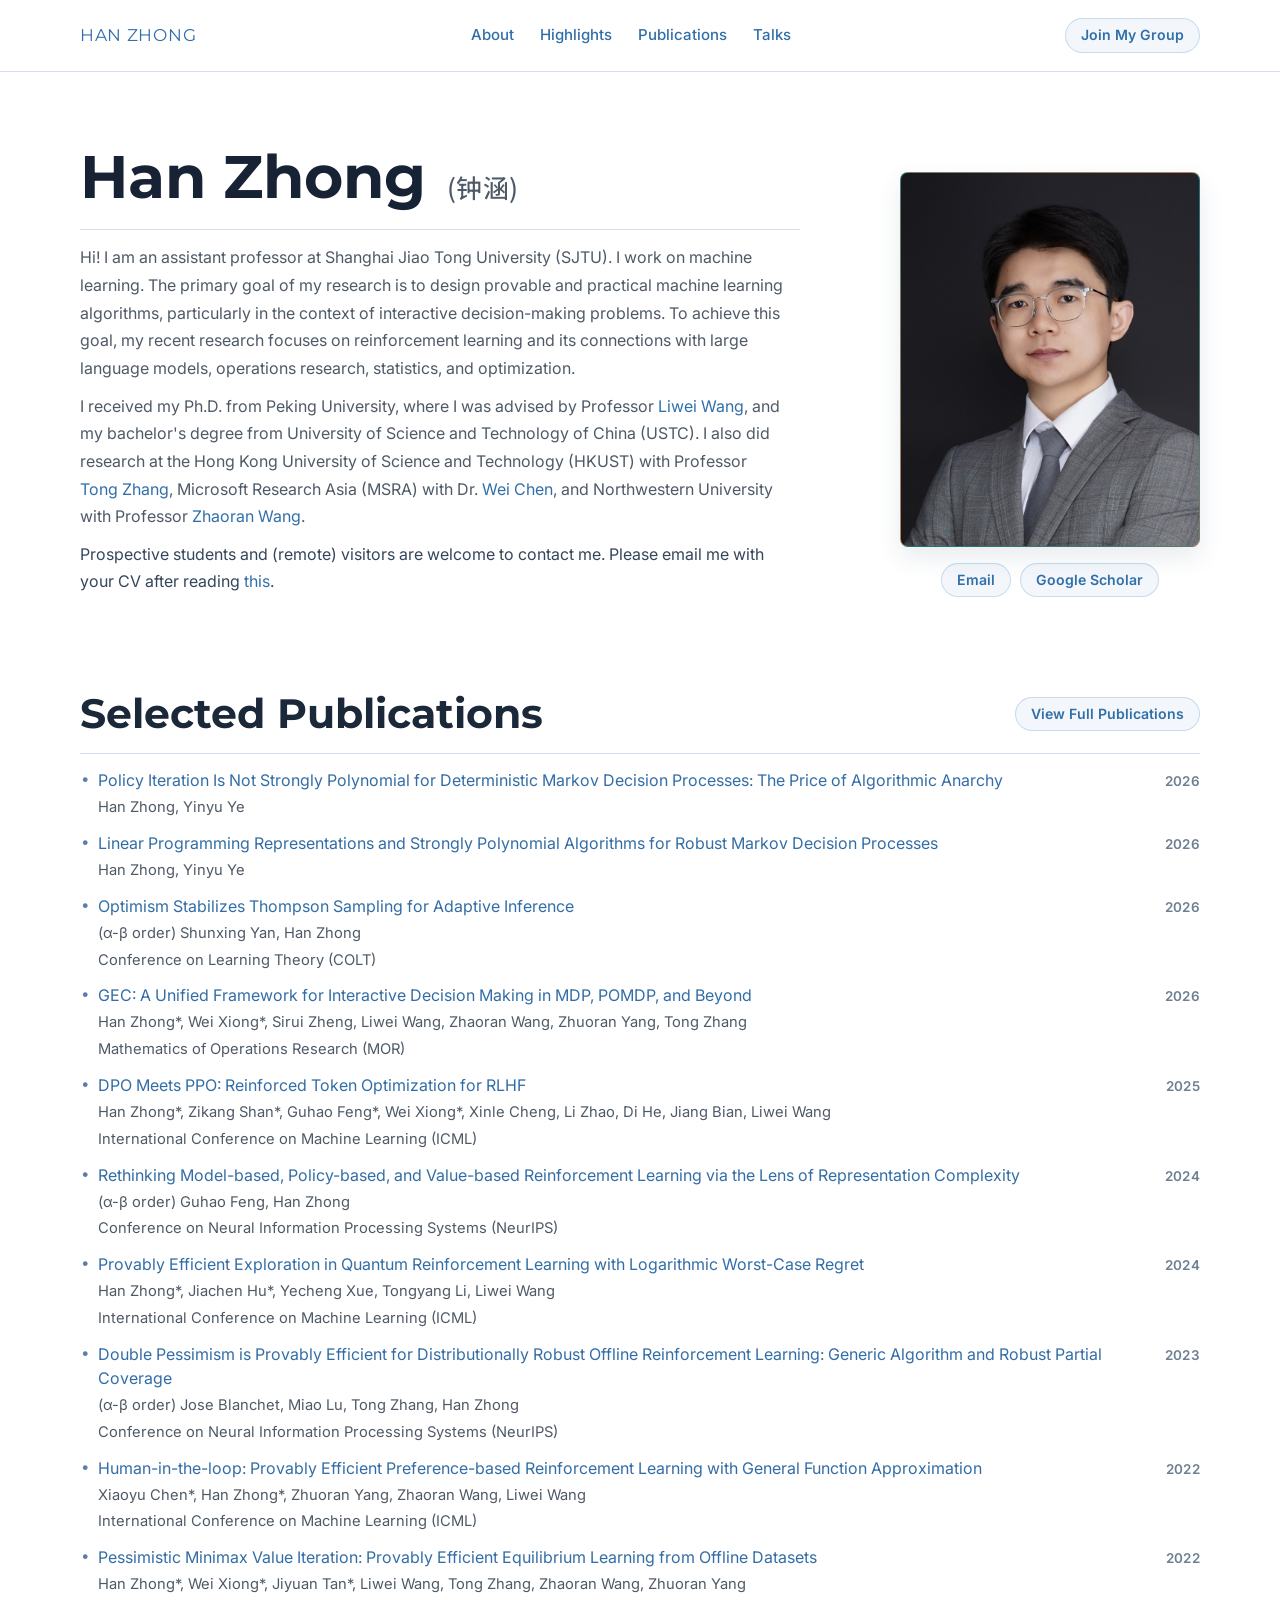
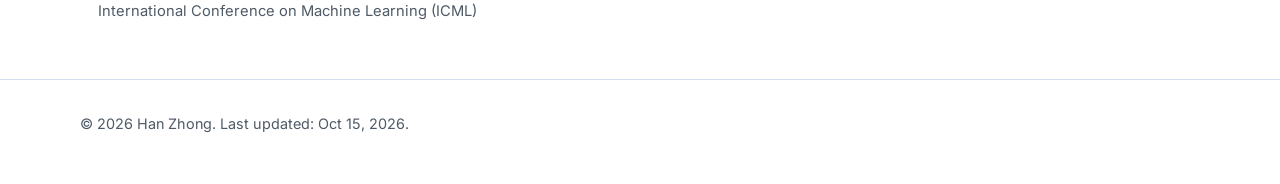
<file: index.html>
<!doctype html>
<html lang="en">
  <head>
    <meta charset="utf-8" />
    <meta name="viewport" content="width=device-width, initial-scale=1" />
    <title>Han Zhong | Academic Homepage</title>
    <meta
      name="description"
      content="Han Zhong (钟涵) - Assistant Professor at Shanghai Jiao Tong University working on reinforcement learning theory and interactive decision-making."
    />
    <link rel="preconnect" href="https://fonts.googleapis.com" />
    <link rel="preconnect" href="https://fonts.gstatic.com" crossorigin />
    <link
      href="https://fonts.googleapis.com/css2?family=Inter:wght@400;500;600&family=Montserrat:wght@500;600;700&family=Noto+Sans+SC:wght@400;500&display=swap"
      rel="stylesheet"
    />
    <link rel="stylesheet" href="styles.css" />
  </head>
  <body data-page="home">
    <header class="site-header">
      <div class="container">
        <div class="nav">
          <a class="logo" href="index.html">Han Zhong</a>
          <nav class="nav-links">
            <a href="#about">About</a>
            <a href="#highlights">Highlights</a>
            <a href="publications.html">Publications</a>
            <a href="talks.html">Talks</a>
          </nav>
          <a class="btn join-btn" href="contact.html">Join My Group</a>
          <button
            class="mobile-menu-toggle"
            type="button"
            aria-expanded="false"
            aria-controls="mobile-navigation"
            aria-label="Open navigation"
          >
            <span aria-hidden="true">☰</span>
          </button>
        </div>
        <nav class="mobile-nav" id="mobile-navigation" aria-label="Mobile navigation" hidden>
          <a href="#about">About</a>
          <a href="#highlights">Highlights</a>
          <a href="publications.html">Publications</a>
          <a href="talks.html">Talks</a>
          <a class="btn mobile-join-btn" href="contact.html">Join My Group</a>
        </nav>
      </div>
    </header>

    <main>
      <section class="hero" id="about">
        <div class="container hero-grid" id="hero-content"></div>
      </section>

      <section class="section" id="highlights">
        <div class="container">
          <div class="section-head">
            <h2 class="section-title">Selected Publications</h2>
            <a class="btn section-head-btn" href="publications.html">View Full Publications</a>
          </div>
          <div id="highlights-list" class="publications"></div>
        </div>
      </section>

    </main>

    <footer class="footer">
      <div class="container">
        © 2026 Han Zhong. <span class="footer-updated" data-last-updated></span>
      </div>
    </footer>

    <noscript>
      <div class="container noscript-box">
        This page requires JavaScript to load content from the local data file.
      </div>
    </noscript>

    <script src="site-data.js"></script>
    <script src="main.js"></script>
  </body>
</html>
</file>
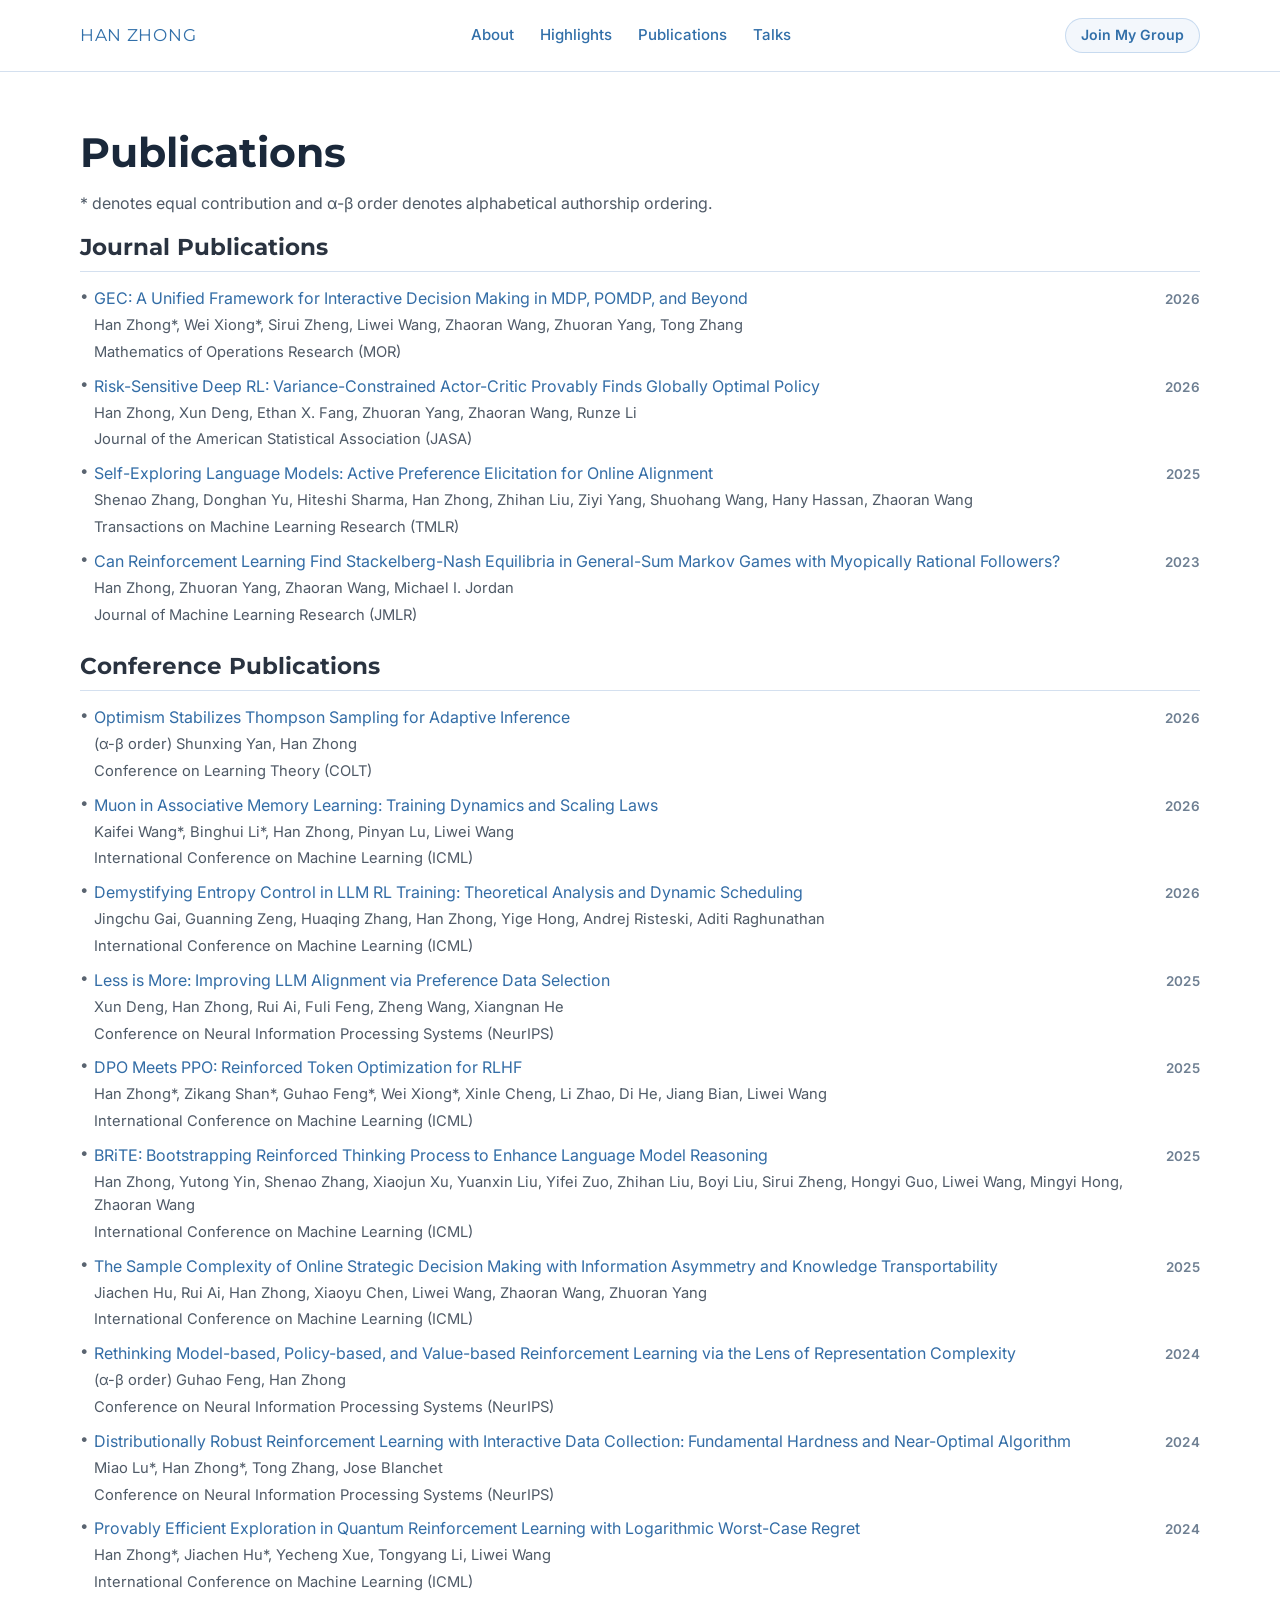
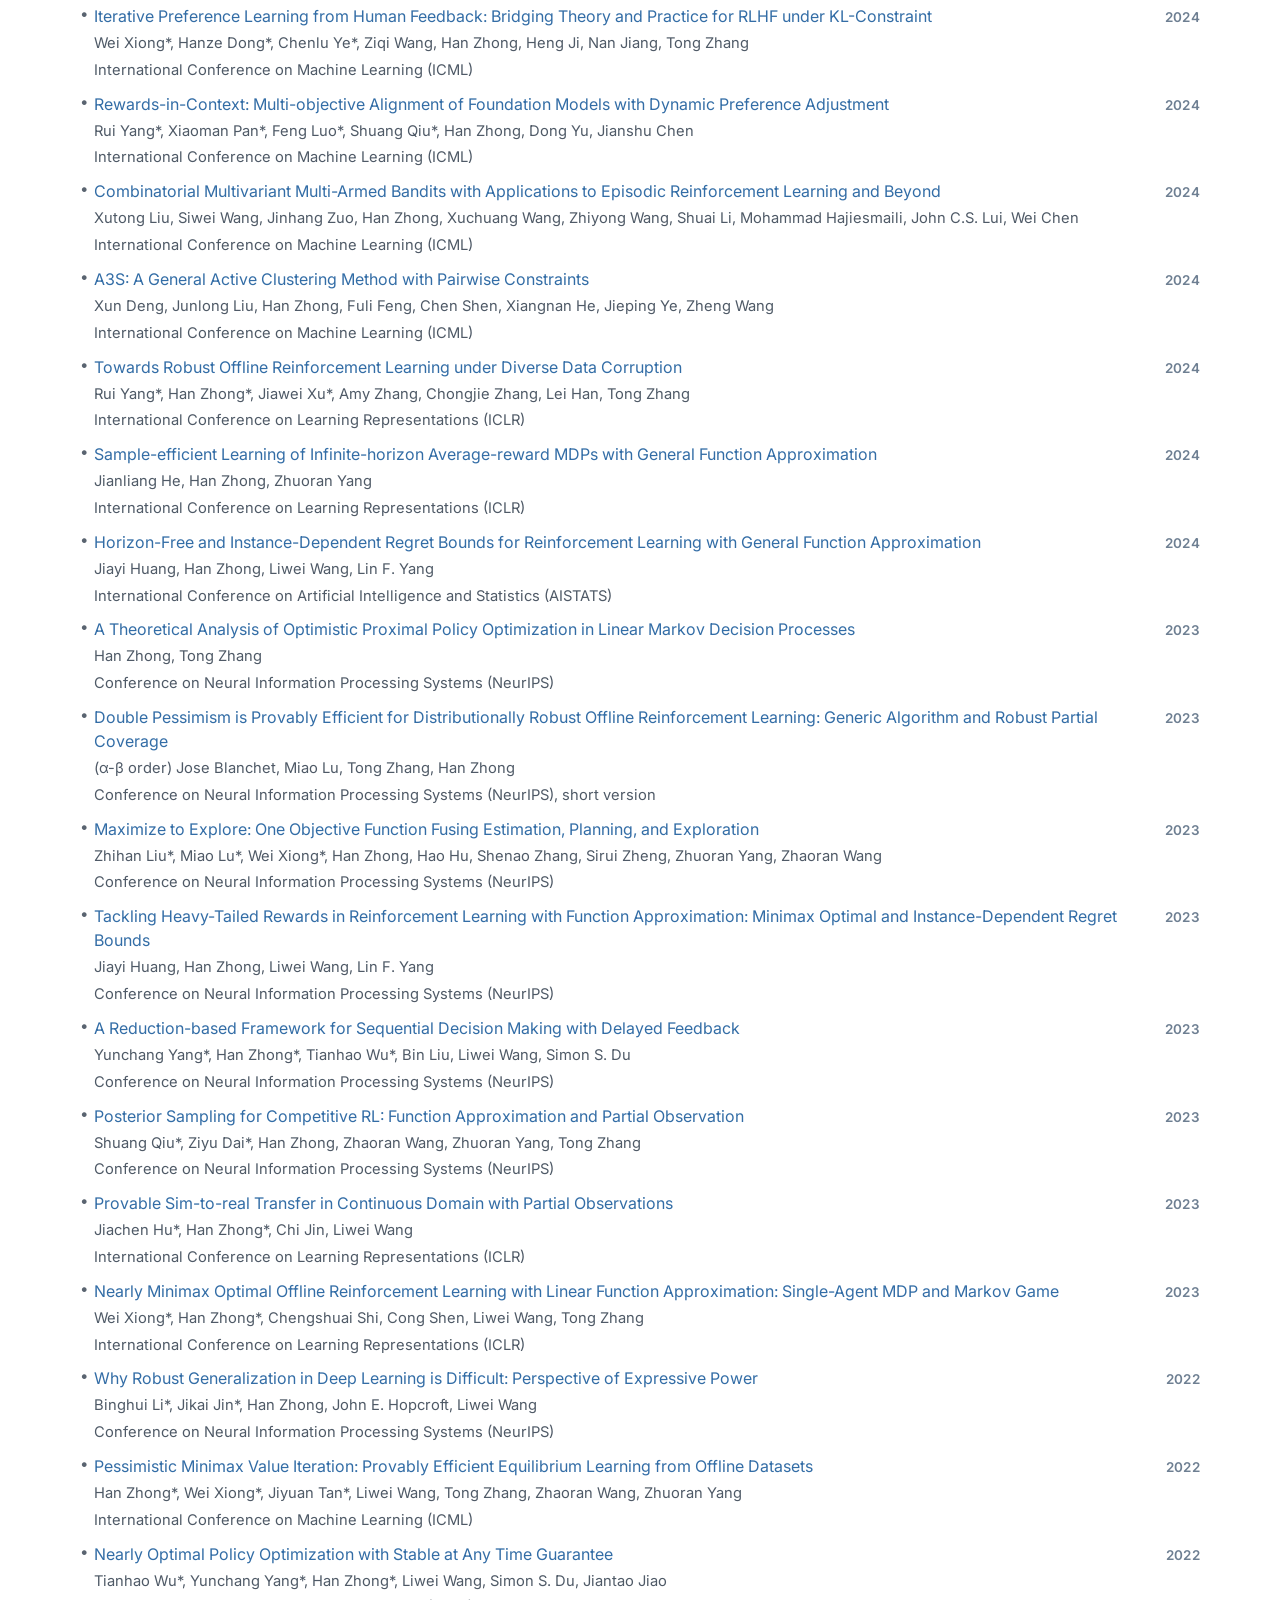
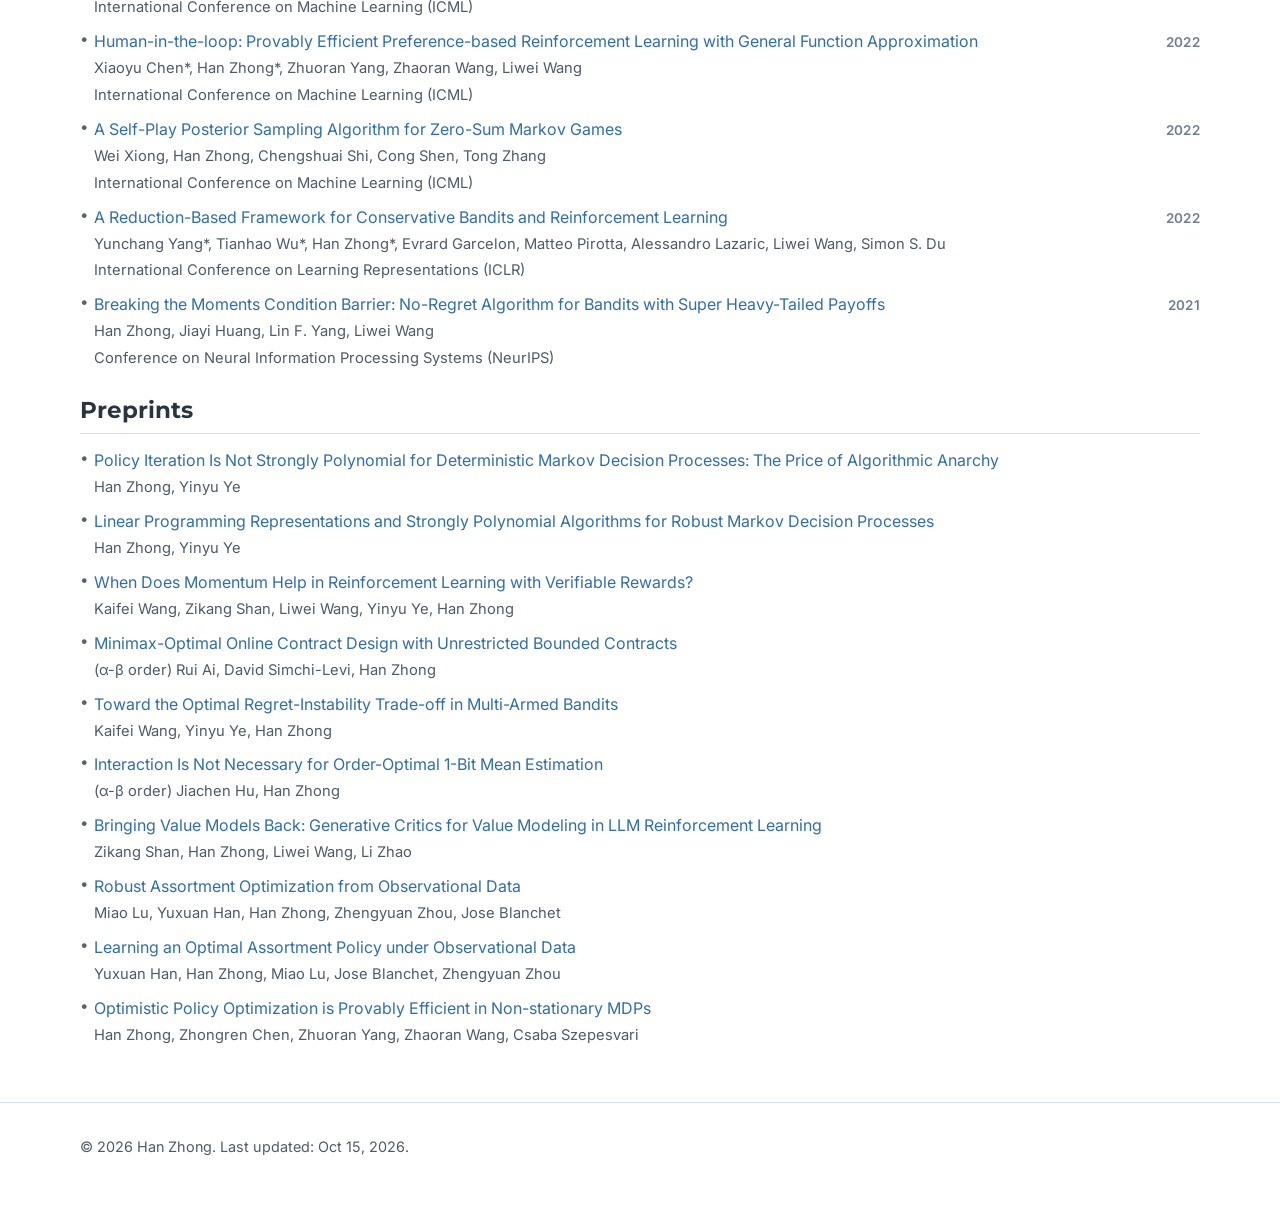
<file: publications.html>
<!doctype html>
<html lang="en">
  <head>
    <meta charset="utf-8" />
    <meta name="viewport" content="width=device-width, initial-scale=1" />
    <title>Publications | Han Zhong</title>
    <meta name="description" content="Publications by Han Zhong (钟涵)." />
    <link rel="preconnect" href="https://fonts.googleapis.com" />
    <link rel="preconnect" href="https://fonts.gstatic.com" crossorigin />
    <link
      href="https://fonts.googleapis.com/css2?family=Inter:wght@400;500;600&family=Montserrat:wght@500;600;700&family=Noto+Sans+SC:wght@400;500&display=swap"
      rel="stylesheet"
    />
    <link rel="stylesheet" href="styles.css" />
  </head>
  <body data-page="publications">
    <header class="site-header">
      <div class="container">
        <div class="nav">
          <a class="logo" href="index.html">Han Zhong</a>
          <nav class="nav-links">
            <a href="index.html#about">About</a>
            <a href="index.html#highlights">Highlights</a>
            <a href="publications.html">Publications</a>
            <a href="talks.html">Talks</a>
          </nav>
          <a class="btn join-btn" href="contact.html">Join My Group</a>
          <button
            class="mobile-menu-toggle"
            type="button"
            aria-expanded="false"
            aria-controls="mobile-navigation"
            aria-label="Open navigation"
          >
            <span aria-hidden="true">☰</span>
          </button>
        </div>
        <nav class="mobile-nav" id="mobile-navigation" aria-label="Mobile navigation" hidden>
          <a href="index.html#about">About</a>
          <a href="index.html#highlights">Highlights</a>
          <a href="publications.html">Publications</a>
          <a href="talks.html">Talks</a>
          <a class="btn mobile-join-btn" href="contact.html">Join My Group</a>
        </nav>
      </div>
    </header>

    <main>
      <section class="section">
        <div class="container">
          <h1 class="section-title">Publications</h1>
          <p class="section-subtitle" id="pub-note"></p>
          <div id="pub-groups" class="publications"></div>
        </div>
      </section>
    </main>

    <footer class="footer">
      <div class="container">
        © 2026 Han Zhong. <span class="footer-updated" data-last-updated></span>
      </div>
    </footer>

    <script src="site-data.js"></script>
    <script src="main.js"></script>
  </body>
</html>
</file>
<file: styles.css>
:root {
  --bg: #ffffff;
  --ink: #161c23;
  --muted: #4f5a67;
  --accent: #4b88c7;
  --accent-deep: #316fa9;
  --line: #d4e0ef;
  --max-width: 1120px;
  --font-sans: "Inter", "Helvetica Neue", Arial, sans-serif;
  --font-serif: "Montserrat", "Inter", "Helvetica Neue", Arial, sans-serif;
  --font-zh: "Noto Sans SC", "PingFang SC", "Hiragino Sans GB", "Microsoft YaHei", sans-serif;
}

* {
  box-sizing: border-box;
}

html {
  scroll-padding-top: 88px;
}

body {
  display: flex;
  min-height: 100vh;
  flex-direction: column;
  margin: 0;
  color: var(--ink);
  font-family: var(--font-sans);
  background: var(--bg);
  line-height: 1.66;
}

main {
  flex: 1;
}

a {
  color: inherit;
  text-decoration: none;
}

img {
  max-width: 100%;
  display: block;
}

.container {
  width: min(var(--max-width), 92vw);
  margin: 0 auto;
}

.site-header {
  position: sticky;
  top: 0;
  z-index: 40;
  background: rgba(255, 255, 255, 0.95);
  backdrop-filter: blur(10px);
  border-bottom: 1px solid var(--line);
}

.nav {
  display: flex;
  align-items: center;
  justify-content: space-between;
  gap: 16px;
  padding: 16px 0;
}

.mobile-menu-toggle,
.mobile-nav {
  display: none;
}

.mobile-menu-toggle {
  width: 42px;
  height: 38px;
  align-items: center;
  justify-content: center;
  border: 1px solid rgba(75, 136, 199, 0.26);
  border-radius: 999px;
  background: #f3f7fc;
  color: var(--accent-deep);
  cursor: pointer;
  font: inherit;
  font-size: 1.15rem;
  line-height: 1;
}

.mobile-menu-toggle:hover,
.mobile-menu-toggle:focus-visible {
  border-color: rgba(75, 136, 199, 0.44);
  box-shadow: 0 6px 14px rgba(75, 136, 199, 0.14);
}

.logo {
  font-family: var(--font-serif);
  font-size: 1.08rem;
  letter-spacing: 0.04em;
  text-transform: uppercase;
  white-space: nowrap;
  color: var(--accent-deep);
  transition: color 0.2s ease;
}

.logo:hover,
.logo:focus {
  color: var(--accent);
}

.nav-links {
  display: flex;
  align-items: center;
  gap: 6px;
  font-size: 0.94rem;
}

.nav-links a {
  color: var(--accent-deep);
  position: relative;
  padding: 7px 10px;
  border-radius: 999px;
  font-weight: 500;
  transition: background 0.2s ease, color 0.2s ease;
}

.nav-links a::after {
  display: none;
}

.nav-links a:hover,
.nav-links a:focus {
  color: var(--accent-deep);
  background: #f3f7fc;
}

.btn {
  display: inline-flex;
  align-items: center;
  justify-content: center;
  gap: 8px;
  padding: 9px 15px;
  border-radius: 999px;
  border: 1px solid rgba(75, 136, 199, 0.26);
  background: #f3f7fc;
  color: var(--accent-deep);
  font-size: 0.88rem;
  font-family: inherit;
  font-weight: 600;
  line-height: 1;
  cursor: pointer;
  transition: transform 0.2s ease, box-shadow 0.2s ease, border-color 0.2s ease;
}

.btn:hover {
  transform: translateY(-1px);
  border-color: rgba(75, 136, 199, 0.44);
  box-shadow: 0 8px 18px rgba(75, 136, 199, 0.16);
}

.join-btn {
  white-space: nowrap;
}

.hero {
  padding: 72px 0 36px;
}

.hero-grid {
  display: grid;
  grid-template-columns: minmax(0, 1fr) minmax(240px, 300px);
  grid-template-areas:
    "identity card"
    "about card";
  column-gap: 38px;
  row-gap: 16px;
  align-items: start;
}

.hero-identity {
  grid-area: identity;
  max-width: 72ch;
}

.hero-name {
  margin: 0;
  font-family: var(--font-serif);
  font-size: clamp(2.45rem, 4.7vw, 4rem);
  line-height: 1.1;
  color: #172235;
}

.name-zh {
  display: inline;
  margin-left: 0.16em;
  font-family: var(--font-zh);
  font-size: 0.43em;
  font-weight: 450;
  line-height: 1;
  letter-spacing: 0.01em;
  color: var(--muted);
  white-space: nowrap;
}

.hero-about {
  grid-area: about;
  max-width: 72ch;
  border-top: 1px solid var(--line);
  padding-top: 14px;
}

.hero-about-text {
  margin: 0 0 10px;
  color: var(--muted);
  line-height: 1.73;
  hyphens: none;
  text-align: left;
  text-wrap: pretty;
}

.hero-about .inline-link {
  white-space: nowrap;
}

.hero-note {
  margin: 0;
  color: #33465a;
  line-height: 1.65;
}

.hero-cta {
  display: flex;
  flex-wrap: wrap;
  justify-content: center;
  gap: 9px;
  margin-top: 0;
}

.hero-card {
  grid-area: card;
  display: grid;
  gap: 16px;
  background: transparent;
  border: none;
  box-shadow: none;
  padding: 0;
  width: min(100%, 300px);
  justify-self: end;
  align-self: start;
  margin-top: clamp(8px, 2.2vw, 34px);
}

.portrait {
  position: relative;
  border: 1px solid rgba(49, 111, 169, 0.18);
  border-radius: 8px;
  overflow: hidden;
  aspect-ratio: 4 / 5;
  background: linear-gradient(140deg, #0f766e, #d58a4f);
  box-shadow: 0 10px 24px rgba(28, 55, 88, 0.1);
}

.portrait img {
  width: 100%;
  height: 100%;
  object-fit: cover;
}

.portrait-fallback {
  position: absolute;
  inset: 0;
  display: flex;
  align-items: center;
  justify-content: center;
  background: linear-gradient(135deg, rgba(15, 118, 110, 0.75), rgba(197, 106, 56, 0.86));
  color: #ffffff;
  font-family: var(--font-serif);
  font-size: 2.4rem;
  letter-spacing: 0.16em;
  opacity: 0;
  transition: opacity 0.2s ease;
}

.portrait.is-fallback .portrait-fallback {
  opacity: 1;
}

.portrait.is-fallback img {
  opacity: 0;
}

.section {
  padding: 56px 0;
}

.section-title {
  margin: 0 0 12px;
  font-family: var(--font-serif);
  font-size: clamp(1.9rem, 3.2vw, 2.6rem);
  line-height: 1.22;
  color: #1a283a;
}

.section-head {
  display: flex;
  align-items: center;
  justify-content: space-between;
  gap: 14px;
  margin-bottom: 8px;
}

body[data-page="home"] #highlights .section-head {
  border-bottom: 1px solid var(--line);
  margin-bottom: 0;
  padding-bottom: 14px;
}

.section-head .section-title {
  margin-bottom: 0;
}

.section-head-btn {
  flex-shrink: 0;
}

.section-subtitle {
  margin: 0 0 12px;
  color: var(--muted);
  line-height: 1.72;
}

.inline-link {
  color: var(--accent-deep);
  font-weight: inherit;
  border-bottom: 1px solid transparent;
}

.inline-link:hover {
  color: var(--accent);
  border-bottom-color: rgba(75, 136, 199, 0.42);
}

.publications {
  display: grid;
  gap: 14px;
  margin-top: 16px;
}

body[data-page="home"] .publications {
  gap: 18px;
  margin-top: 14px;
}

body[data-page="home"] .pub-list {
  gap: 12px;
}

body[data-page="home"] .pub-item {
  padding-left: 18px;
}

body[data-page="home"] .pub-item::before {
  left: 1px;
  top: 3px;
  color: #5c7fa5;
}

body[data-page="publications"] .pub-block + .pub-block {
  margin-top: 12px;
}

.pub-block h3 {
  margin: 0 0 8px;
  font-family: var(--font-serif);
  color: #2a3340;
  font-size: clamp(1.22rem, 2.1vw, 1.44rem);
  line-height: 1.28;
  position: relative;
  display: block;
}

.pub-block h3::after {
  content: "";
  display: block;
  width: 100%;
  height: 1px;
  margin-top: 8px;
  background: var(--line);
}

.pub-block.is-flat .pub-list {
  margin-top: 0;
}

.pub-list {
  display: grid;
  gap: 10px;
  margin-top: 14px;
}

.pub-item {
  position: relative;
  display: grid;
  grid-template-columns: 1fr auto;
  gap: 12px;
  align-items: start;
  padding-left: 14px;
}

.pub-item::before {
  content: "•";
  position: absolute;
  left: 0;
  top: 2px;
  color: #5a6470;
  font-size: 0.95rem;
  line-height: 1;
}

.pub-main {
  display: grid;
  gap: 4px;
}

.pub-title {
  font-weight: 400;
  line-height: 1.5;
}

a.pub-title {
  color: #336da6;
  transition: color 0.2s ease;
}

a.pub-title:hover {
  color: var(--accent);
}

.pub-meta {
  color: var(--muted);
  font-size: 0.92rem;
  line-height: 1.55;
}

.pub-year {
  min-width: 52px;
  text-align: right;
  color: #6e7f92;
  font-size: 0.84rem;
  font-weight: 600;
  letter-spacing: 0.02em;
  padding-top: 2px;
}

.talks-list {
  display: grid;
  gap: 10px;
  margin-top: 14px;
}

.talk-item {
  position: relative;
  display: grid;
  grid-template-columns: 1fr;
  gap: 8px;
  align-items: start;
  background: transparent;
  border: none;
  border-radius: 0;
  padding: 6px 0 6px 14px;
}

.talk-item::before {
  content: "•";
  position: absolute;
  left: 0;
  top: 8px;
  color: #5a6470;
  font-size: 0.95rem;
  line-height: 1;
}

.talk-item strong {
  font-weight: 400;
  line-height: 1.5;
}

.talk-item strong a {
  color: var(--accent-deep);
}

.talk-item strong a:hover {
  color: var(--accent);
}

.join-layout {
  display: grid;
  grid-template-columns: minmax(0, 1fr);
  gap: 26px;
  align-items: start;
  max-width: none;
}

.join-copy {
  display: grid;
  gap: 22px;
}

.join-intro {
  gap: 16px;
}

.join-lede {
  margin: 0;
  color: var(--muted);
  font-size: 1.03rem;
  line-height: 1.72;
}

.join-section {
  padding-top: 2px;
}

.join-section h2,
.join-panel h2 {
  margin: 0 0 10px;
  color: #253a52;
  font-family: var(--font-serif);
  font-size: 1.2rem;
  line-height: 1.35;
}

.join-section p {
  margin: 0;
  color: var(--muted);
  line-height: 1.7;
}

.join-list {
  display: grid;
  gap: 8px;
  margin: 0;
  padding-left: 19px;
  color: var(--muted);
  line-height: 1.65;
}

.join-list.compact {
  gap: 6px;
}

.people-list {
  margin-top: 10px;
}

.person-row {
  display: grid;
  grid-template-columns: minmax(0, 1fr) auto;
  gap: 20px;
  align-items: baseline;
}

.person-time {
  color: #7a8794;
  font-size: 0.92rem;
  font-variant-numeric: tabular-nums;
  white-space: nowrap;
}

.join-panel {
  display: grid;
  gap: 13px;
  background: transparent;
  border: none;
  border-radius: 0;
  box-shadow: 0 1px 0 rgba(15, 23, 42, 0.02);
  padding: 0;
}

.join-panel strong {
  color: #2f4156;
  font-weight: 600;
}

.footer {
  padding: 32px 0 48px;
  border-top: 1px solid var(--line);
  color: var(--muted);
  font-size: 0.9rem;
}

.footer-updated {
  white-space: nowrap;
}

.noscript-box {
  margin: 0 auto 28px;
  color: #8a2d16;
  background: #fff1ed;
  border: 1px solid #f1c9bf;
  border-radius: 8px;
  padding: 10px 12px;
}

@media (max-width: 1040px) {
  .join-layout {
    grid-template-columns: 1fr;
    gap: 28px;
  }

  .person-row {
    grid-template-columns: 1fr;
    gap: 2px;
  }

}

@media (max-width: 900px) {
  .hero-grid {
    grid-template-columns: 1fr;
    grid-template-areas:
      "identity"
      "card"
      "about";
    gap: 24px;
  }

  .hero-identity,
  .hero-about {
    max-width: none;
  }

  .hero-card {
    justify-self: center;
    margin-top: 0;
  }

  .portrait {
    width: 260px;
    justify-self: center;
  }
}

@media (max-width: 860px) {
  .site-header .container {
    position: relative;
  }

  .nav {
    gap: 12px;
    padding: 12px 0;
  }

  .nav-links,
  .join-btn {
    display: none;
  }

  .mobile-menu-toggle {
    display: inline-flex;
  }

  .mobile-nav {
    position: absolute;
    top: 100%;
    left: 0;
    right: 0;
    border: 1px solid var(--line);
    border-radius: 0 0 12px 12px;
    background: rgba(255, 255, 255, 0.98);
    box-shadow: 0 12px 24px rgba(49, 111, 169, 0.12);
    padding: 8px 0 14px;
  }

  .mobile-nav:not([hidden]) {
    display: grid;
    gap: 2px;
  }

  .mobile-nav a:not(.btn) {
    padding: 9px 10px;
    border-radius: 8px;
    color: var(--accent-deep);
    font-size: 0.95rem;
    font-weight: 500;
  }

  .mobile-nav a:not(.btn):hover,
  .mobile-nav a:not(.btn):focus {
    background: #f3f7fc;
  }

  .mobile-join-btn {
    justify-self: start;
    margin: 8px 10px 0;
  }

  .section-head {
    align-items: flex-start;
    flex-direction: column;
    gap: 8px;
  }
}

@media (max-width: 760px) {
  .hero {
    padding: 36px 0 30px;
  }

  .portrait {
    width: 240px;
  }

  .pub-item,
  .talk-item {
    grid-template-columns: 1fr;
  }

  .pub-year {
    text-align: left;
  }
}

@media (prefers-reduced-motion: reduce) {
  .btn:hover {
    transform: none;
  }
}
</file>
